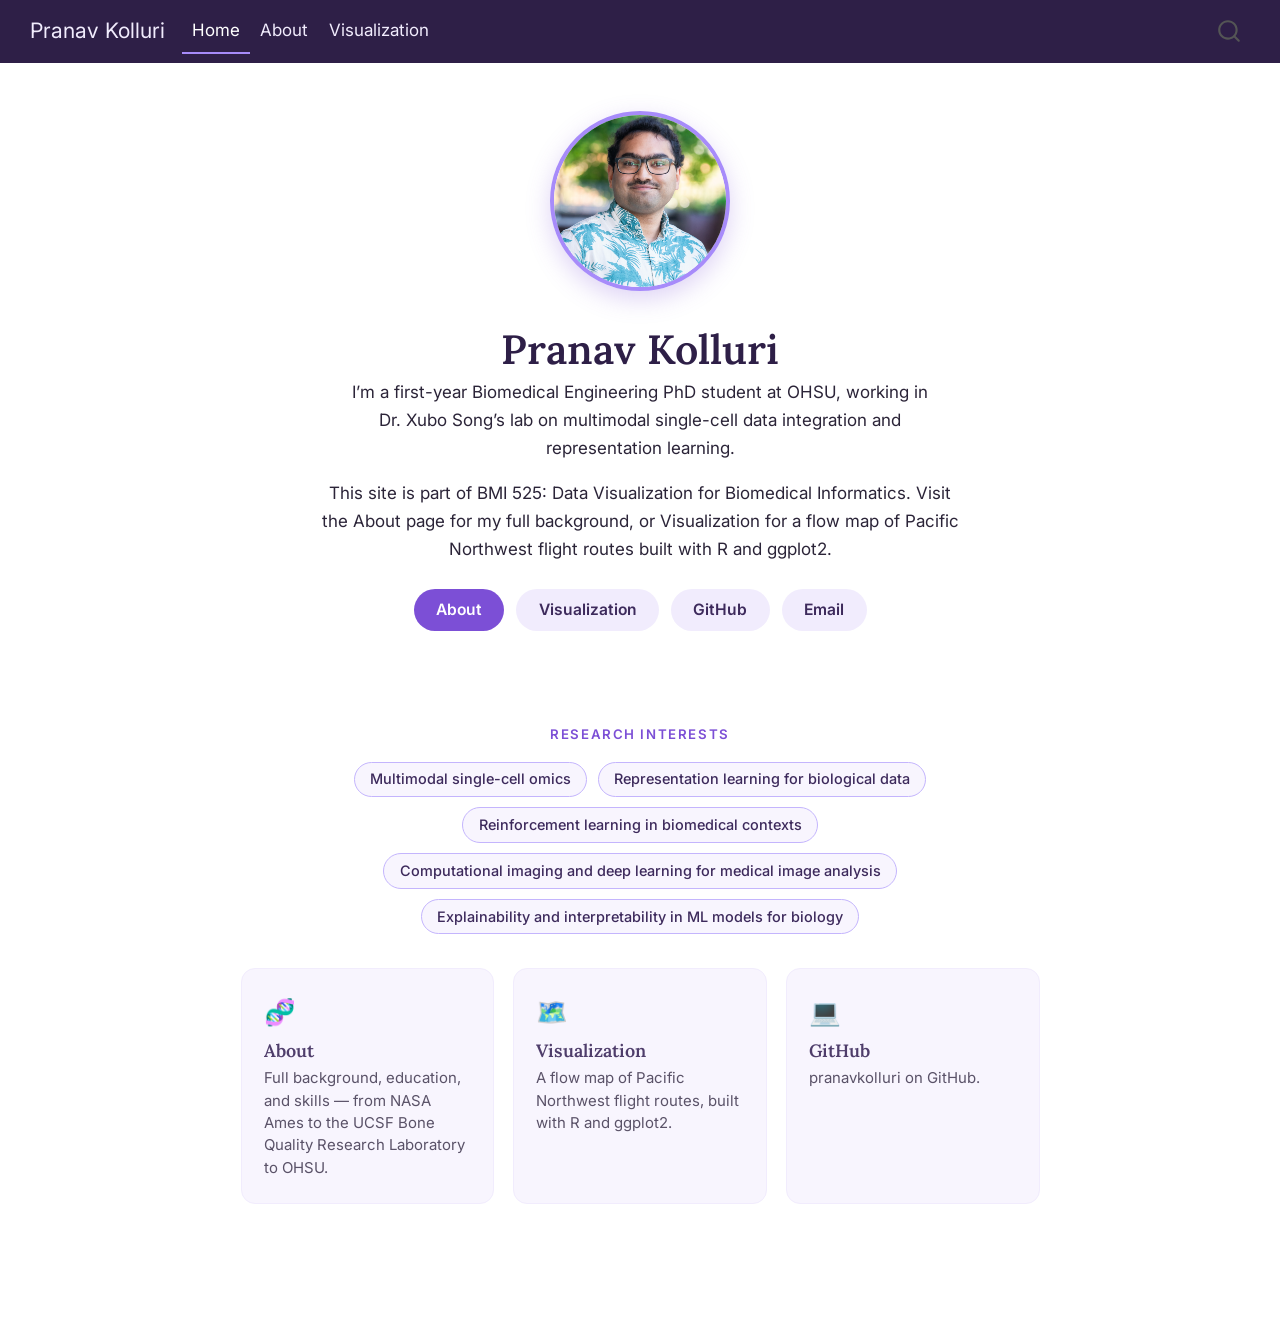
<file: docs/index.html>
<!DOCTYPE html>
<html xmlns="http://www.w3.org/1999/xhtml" lang="en" xml:lang="en"><head>

<meta charset="utf-8">
<meta name="generator" content="quarto-1.9.37">

<meta name="viewport" content="width=device-width, initial-scale=1.0, user-scalable=yes">


<title>Pranav Kolluri</title>
<style>
/* Default styles provided by pandoc.
** See https://pandoc.org/MANUAL.html#variables-for-html for config info.
*/
code{white-space: pre-wrap;}
span.smallcaps{font-variant: small-caps;}
div.columns{display: flex; gap: min(4vw, 1.5em);}
div.column{flex: auto; overflow-x: auto;}
div.hanging-indent{margin-left: 1.5em; text-indent: -1.5em;}
ul.task-list{list-style: none;}
ul.task-list li input[type="checkbox"] {
  width: 0.8em;
  margin: 0 0.8em 0.2em -1em; /* quarto-specific, see https://github.com/quarto-dev/quarto-cli/issues/4556 */ 
  vertical-align: middle;
}
</style>


<script src="site_libs/quarto-nav/quarto-nav.js"></script>
<script src="site_libs/quarto-nav/headroom.min.js"></script>
<script src="site_libs/clipboard/clipboard.min.js"></script>
<script src="site_libs/quarto-search/autocomplete.umd.js"></script>
<script src="site_libs/quarto-search/fuse.min.js"></script>
<script src="site_libs/quarto-search/quarto-search.js"></script>
<meta name="quarto:offset" content="./">
<script src="site_libs/quarto-html/quarto.js" type="module"></script>
<script src="site_libs/quarto-html/tabsets/tabsets.js" type="module"></script>
<script src="site_libs/quarto-html/popper.min.js"></script>
<script src="site_libs/quarto-html/tippy.umd.min.js"></script>
<script src="site_libs/quarto-html/anchor.min.js"></script>
<link href="site_libs/quarto-html/tippy.css" rel="stylesheet">
<link href="site_libs/quarto-html/quarto-syntax-highlighting-7f8f88aac4f3542376d5c11b86a4c14d.css" rel="stylesheet" id="quarto-text-highlighting-styles">
<script src="site_libs/bootstrap/bootstrap.min.js"></script>
<link href="site_libs/bootstrap/bootstrap-icons.css" rel="stylesheet">
<link href="site_libs/bootstrap/bootstrap-158031087360bce0ff56dc785ce39e06.min.css" rel="stylesheet" append-hash="true" id="quarto-bootstrap" data-mode="light">
<script id="quarto-search-options" type="application/json">{
  "location": "navbar",
  "copy-button": false,
  "collapse-after": 3,
  "panel-placement": "end",
  "type": "overlay",
  "limit": 50,
  "keyboard-shortcut": [
    "f",
    "/",
    "s"
  ],
  "show-item-context": false,
  "language": {
    "search-no-results-text": "No results",
    "search-matching-documents-text": "matching documents",
    "search-copy-link-title": "Copy link to search",
    "search-hide-matches-text": "Hide additional matches",
    "search-more-match-text": "more match in this document",
    "search-more-matches-text": "more matches in this document",
    "search-clear-button-title": "Clear",
    "search-text-placeholder": "",
    "search-detached-cancel-button-title": "Cancel",
    "search-submit-button-title": "Submit",
    "search-label": "Search"
  }
}</script>


<link rel="stylesheet" href="styles.css">
</head>

<body class="nav-fixed fullcontent quarto-light">

<div id="quarto-search-results"></div>
  <header id="quarto-header" class="headroom fixed-top">
    <nav class="navbar navbar-expand-lg " data-bs-theme="dark">
      <div class="navbar-container container-fluid">
      <div class="navbar-brand-container mx-auto">
    <a class="navbar-brand" href="./index.html">
    <span class="navbar-title">Pranav Kolluri</span>
    </a>
  </div>
            <div id="quarto-search" class="" title="Search"></div>
          <button class="navbar-toggler" type="button" data-bs-toggle="collapse" data-bs-target="#navbarCollapse" aria-controls="navbarCollapse" role="menu" aria-expanded="false" aria-label="Toggle navigation" onclick="if (window.quartoToggleHeadroom) { window.quartoToggleHeadroom(); }">
  <span class="navbar-toggler-icon"></span>
</button>
          <div class="collapse navbar-collapse" id="navbarCollapse">
            <ul class="navbar-nav navbar-nav-scroll me-auto">
  <li class="nav-item">
    <a class="nav-link active" href="./index.html" aria-current="page"> 
<span class="menu-text">Home</span></a>
  </li>  
  <li class="nav-item">
    <a class="nav-link" href="./about.html"> 
<span class="menu-text">About</span></a>
  </li>  
  <li class="nav-item">
    <a class="nav-link" href="./visualization.html"> 
<span class="menu-text">Visualization</span></a>
  </li>  
</ul>
          </div> <!-- /navcollapse -->
            <div class="quarto-navbar-tools">
</div>
      </div> <!-- /container-fluid -->
    </nav>
</header>
<!-- content -->
<div id="quarto-content" class="quarto-container page-columns page-rows-contents page-layout-article page-navbar">
<!-- sidebar -->
<!-- margin-sidebar -->
    
<!-- main -->
<main class="content" id="quarto-document-content">

<header id="title-block-header" class="quarto-title-block default">
<div class="quarto-title">
<h1 class="title">Pranav Kolluri</h1>
</div>



<div class="quarto-title-meta">

    
  
    
  </div>
  


</header>


<style>#title-block-header { display: none; }</style>
<div class="hero">
<img src="pjk_headshot.jpg" alt="Pranav Kolluri" class="profile-photo">
<section id="pranav-kolluri" class="level1">
<h1>Pranav Kolluri</h1>
<div class="intro">
<p>I’m a first-year Biomedical Engineering PhD student at OHSU, working in Dr.&nbsp;Xubo Song’s lab on multimodal single-cell data integration and representation learning.</p>
<p>This site is part of BMI 525: Data Visualization for Biomedical Informatics. Visit the About page for my full background, or Visualization for a flow map of Pacific Northwest flight routes built with R and ggplot2.</p>
</div>
<div class="button-row">
  <a class="btn-pill primary" href="./about.html">About</a>
  <a class="btn-pill secondary" href="./visualization.html">Visualization</a>
  <a class="btn-pill secondary" href="https://github.com/pranavkolluri" target="_blank" rel="noopener">GitHub</a>
  <a class="btn-pill secondary" href="#" data-email-user="kolluri" data-email-domain="ohsu.edu">Email</a>
</div>
</section>
</div>
<div class="section-label">
<p>Research Interests</p>
</div>
<div class="tag-row">
  <span class="tag">Multimodal single-cell omics</span>
  <span class="tag">Representation learning for biological data</span>
  <span class="tag">Reinforcement learning in biomedical contexts</span>
  <span class="tag">Computational imaging and deep learning for medical image analysis</span>
  <span class="tag">Explainability and interpretability in ML models for biology</span>
</div>
<div class="card-row">
  <a class="info-card" href="./about.html">
    <span class="card-icon">🧬</span>
    <h3 class="anchored">About</h3>
    <p>Full background, education, and skills — from NASA Ames to the UCSF Bone Quality Research Laboratory to OHSU.</p>
  </a>
  <a class="info-card" href="./visualization.html">
    <span class="card-icon">🗺️</span>
    <h3 class="anchored">Visualization</h3>
    <p>A flow map of Pacific Northwest flight routes, built with R and ggplot2.</p>
  </a>
  <a class="info-card" href="https://github.com/pranavkolluri" target="_blank" rel="noopener">
    <span class="card-icon">💻</span>
    <h3 class="anchored">GitHub</h3>
    <p>pranavkolluri on GitHub.</p>
  </a>
</div>



</main> <!-- /main -->
<script>
document.addEventListener("DOMContentLoaded", function () {
  document.querySelectorAll("[data-email-user]").forEach(function (el) {
    var address = el.getAttribute("data-email-user") + "@" + el.getAttribute("data-email-domain");
    el.setAttribute("href", "mailto:" + address);
  });
});
</script>
<script id="quarto-html-after-body" type="application/javascript">
  window.document.addEventListener("DOMContentLoaded", function (event) {
    const icon = "";
    const anchorJS = new window.AnchorJS();
    anchorJS.options = {
      placement: 'right',
      icon: icon
    };
    anchorJS.add('.anchored');
    const isCodeAnnotation = (el) => {
      for (const clz of el.classList) {
        if (clz.startsWith('code-annotation-')) {                     
          return true;
        }
      }
      return false;
    }
    const onCopySuccess = function(e) {
      // button target
      const button = e.trigger;
      // don't keep focus
      button.blur();
      // flash "checked"
      button.classList.add('code-copy-button-checked');
      var currentTitle = button.getAttribute("title");
      button.setAttribute("title", "Copied!");
      let tooltip;
      if (window.bootstrap) {
        button.setAttribute("data-bs-toggle", "tooltip");
        button.setAttribute("data-bs-placement", "left");
        button.setAttribute("data-bs-title", "Copied!");
        tooltip = new bootstrap.Tooltip(button, 
          { trigger: "manual", 
            customClass: "code-copy-button-tooltip",
            offset: [0, -8]});
        tooltip.show();    
      }
      setTimeout(function() {
        if (tooltip) {
          tooltip.hide();
          button.removeAttribute("data-bs-title");
          button.removeAttribute("data-bs-toggle");
          button.removeAttribute("data-bs-placement");
        }
        button.setAttribute("title", currentTitle);
        button.classList.remove('code-copy-button-checked');
      }, 1000);
      // clear code selection
      e.clearSelection();
    }
    const getTextToCopy = function(trigger) {
      const outerScaffold = trigger.parentElement.cloneNode(true);
      const codeEl = outerScaffold.querySelector('code');
      for (const childEl of codeEl.children) {
        if (isCodeAnnotation(childEl)) {
          childEl.remove();
        }
      }
      return codeEl.innerText;
    }
    const clipboard = new window.ClipboardJS('.code-copy-button:not([data-in-quarto-modal])', {
      text: getTextToCopy
    });
    clipboard.on('success', onCopySuccess);
    if (window.document.getElementById('quarto-embedded-source-code-modal')) {
      const clipboardModal = new window.ClipboardJS('.code-copy-button[data-in-quarto-modal]', {
        text: getTextToCopy,
        container: window.document.getElementById('quarto-embedded-source-code-modal')
      });
      clipboardModal.on('success', onCopySuccess);
    }
      var localhostRegex = new RegExp(/^(?:http|https):\/\/localhost\:?[0-9]*\//);
      var mailtoRegex = new RegExp(/^mailto:/);
        var filterRegex = new RegExp("https:\/\/pranavkolluri\.dev");
      var isInternal = (href) => {
          return filterRegex.test(href) || localhostRegex.test(href) || mailtoRegex.test(href);
      }
      // Inspect non-navigation links and adorn them if external
     var links = window.document.querySelectorAll('a[href]:not(.nav-link):not(.navbar-brand):not(.toc-action):not(.sidebar-link):not(.sidebar-item-toggle):not(.pagination-link):not(.no-external):not([aria-hidden]):not(.dropdown-item):not(.quarto-navigation-tool):not(.about-link)');
      for (var i=0; i<links.length; i++) {
        const link = links[i];
        if (!isInternal(link.href)) {
          // undo the damage that might have been done by quarto-nav.js in the case of
          // links that we want to consider external
          if (link.dataset.originalHref !== undefined) {
            link.href = link.dataset.originalHref;
          }
        }
      }
    function tippyHover(el, contentFn, onTriggerFn, onUntriggerFn) {
      const config = {
        allowHTML: true,
        maxWidth: 500,
        delay: 100,
        arrow: false,
        appendTo: function(el) {
            return el.parentElement;
        },
        interactive: true,
        interactiveBorder: 10,
        theme: 'quarto',
        placement: 'bottom-start',
      };
      if (contentFn) {
        config.content = contentFn;
      }
      if (onTriggerFn) {
        config.onTrigger = onTriggerFn;
      }
      if (onUntriggerFn) {
        config.onUntrigger = onUntriggerFn;
      }
      window.tippy(el, config); 
    }
    const noterefs = window.document.querySelectorAll('a[role="doc-noteref"]');
    for (var i=0; i<noterefs.length; i++) {
      const ref = noterefs[i];
      tippyHover(ref, function() {
        // use id or data attribute instead here
        let href = ref.getAttribute('data-footnote-href') || ref.getAttribute('href');
        try { href = new URL(href).hash; } catch {}
        const id = href.replace(/^#\/?/, "");
        const note = window.document.getElementById(id);
        if (note) {
          return note.innerHTML;
        } else {
          return "";
        }
      });
    }
    const xrefs = window.document.querySelectorAll('a.quarto-xref');
    const processXRef = (id, note) => {
      // Strip column container classes
      const stripColumnClz = (el) => {
        el.classList.remove("page-full", "page-columns");
        if (el.children) {
          for (const child of el.children) {
            stripColumnClz(child);
          }
        }
      }
      stripColumnClz(note)
      if (id === null || id.startsWith('sec-')) {
        // Special case sections, only their first couple elements
        const container = document.createElement("div");
        if (note.children && note.children.length > 2) {
          container.appendChild(note.children[0].cloneNode(true));
          for (let i = 1; i < note.children.length; i++) {
            const child = note.children[i];
            if (child.tagName === "P" && child.innerText === "") {
              continue;
            } else {
              container.appendChild(child.cloneNode(true));
              break;
            }
          }
          if (window.Quarto?.typesetMath) {
            window.Quarto.typesetMath(container);
          }
          return container.innerHTML
        } else {
          if (window.Quarto?.typesetMath) {
            window.Quarto.typesetMath(note);
          }
          return note.innerHTML;
        }
      } else {
        // Remove any anchor links if they are present
        const anchorLink = note.querySelector('a.anchorjs-link');
        if (anchorLink) {
          anchorLink.remove();
        }
        if (window.Quarto?.typesetMath) {
          window.Quarto.typesetMath(note);
        }
        if (note.classList.contains("callout")) {
          return note.outerHTML;
        } else {
          return note.innerHTML;
        }
      }
    }
    for (var i=0; i<xrefs.length; i++) {
      const xref = xrefs[i];
      tippyHover(xref, undefined, function(instance) {
        instance.disable();
        let url = xref.getAttribute('href');
        let hash = undefined; 
        if (url.startsWith('#')) {
          hash = url;
        } else {
          try { hash = new URL(url).hash; } catch {}
        }
        if (hash) {
          const id = hash.replace(/^#\/?/, "");
          const note = window.document.getElementById(id);
          if (note !== null) {
            try {
              const html = processXRef(id, note.cloneNode(true));
              instance.setContent(html);
            } finally {
              instance.enable();
              instance.show();
            }
          } else {
            // See if we can fetch this
            fetch(url.split('#')[0])
            .then(res => res.text())
            .then(html => {
              const parser = new DOMParser();
              const htmlDoc = parser.parseFromString(html, "text/html");
              const note = htmlDoc.getElementById(id);
              if (note !== null) {
                const html = processXRef(id, note);
                instance.setContent(html);
              } 
            }).finally(() => {
              instance.enable();
              instance.show();
            });
          }
        } else {
          // See if we can fetch a full url (with no hash to target)
          // This is a special case and we should probably do some content thinning / targeting
          fetch(url)
          .then(res => res.text())
          .then(html => {
            const parser = new DOMParser();
            const htmlDoc = parser.parseFromString(html, "text/html");
            const note = htmlDoc.querySelector('main.content');
            if (note !== null) {
              // This should only happen for chapter cross references
              // (since there is no id in the URL)
              // remove the first header
              if (note.children.length > 0 && note.children[0].tagName === "HEADER") {
                note.children[0].remove();
              }
              const html = processXRef(null, note);
              instance.setContent(html);
            } 
          }).finally(() => {
            instance.enable();
            instance.show();
          });
        }
      }, function(instance) {
      });
    }
        let selectedAnnoteEl;
        const selectorForAnnotation = ( cell, annotation) => {
          let cellAttr = 'data-code-cell="' + cell + '"';
          let lineAttr = 'data-code-annotation="' +  annotation + '"';
          const selector = 'span[' + cellAttr + '][' + lineAttr + ']';
          return selector;
        }
        const selectCodeLines = (annoteEl) => {
          const doc = window.document;
          const targetCell = annoteEl.getAttribute("data-target-cell");
          const targetAnnotation = annoteEl.getAttribute("data-target-annotation");
          const annoteSpan = window.document.querySelector(selectorForAnnotation(targetCell, targetAnnotation));
          const lines = annoteSpan.getAttribute("data-code-lines").split(",");
          const lineIds = lines.map((line) => {
            return targetCell + "-" + line;
          })
          let top = null;
          let height = null;
          let parent = null;
          if (lineIds.length > 0) {
              //compute the position of the single el (top and bottom and make a div)
              const el = window.document.getElementById(lineIds[0]);
              top = el.offsetTop;
              height = el.offsetHeight;
              parent = el.parentElement.parentElement;
            if (lineIds.length > 1) {
              const lastEl = window.document.getElementById(lineIds[lineIds.length - 1]);
              const bottom = lastEl.offsetTop + lastEl.offsetHeight;
              height = bottom - top;
            }
            if (top !== null && height !== null && parent !== null) {
              // cook up a div (if necessary) and position it 
              let div = window.document.getElementById("code-annotation-line-highlight");
              if (div === null) {
                div = window.document.createElement("div");
                div.setAttribute("id", "code-annotation-line-highlight");
                div.style.position = 'absolute';
                parent.appendChild(div);
              }
              div.style.top = top - 2 + "px";
              div.style.height = height + 4 + "px";
              div.style.left = 0;
              let gutterDiv = window.document.getElementById("code-annotation-line-highlight-gutter");
              if (gutterDiv === null) {
                gutterDiv = window.document.createElement("div");
                gutterDiv.setAttribute("id", "code-annotation-line-highlight-gutter");
                gutterDiv.style.position = 'absolute';
                const codeCell = window.document.getElementById(targetCell);
                const gutter = codeCell.querySelector('.code-annotation-gutter');
                gutter.appendChild(gutterDiv);
              }
              gutterDiv.style.top = top - 2 + "px";
              gutterDiv.style.height = height + 4 + "px";
            }
            selectedAnnoteEl = annoteEl;
          }
        };
        const unselectCodeLines = () => {
          const elementsIds = ["code-annotation-line-highlight", "code-annotation-line-highlight-gutter"];
          elementsIds.forEach((elId) => {
            const div = window.document.getElementById(elId);
            if (div) {
              div.remove();
            }
          });
          selectedAnnoteEl = undefined;
        };
          // Handle positioning of the toggle
      window.addEventListener(
        "resize",
        throttle(() => {
          elRect = undefined;
          if (selectedAnnoteEl) {
            selectCodeLines(selectedAnnoteEl);
          }
        }, 10)
      );
      function throttle(fn, ms) {
      let throttle = false;
      let timer;
        return (...args) => {
          if(!throttle) { // first call gets through
              fn.apply(this, args);
              throttle = true;
          } else { // all the others get throttled
              if(timer) clearTimeout(timer); // cancel #2
              timer = setTimeout(() => {
                fn.apply(this, args);
                timer = throttle = false;
              }, ms);
          }
        };
      }
        // Attach click handler to the DT
        const annoteDls = window.document.querySelectorAll('dt[data-target-cell]');
        for (const annoteDlNode of annoteDls) {
          annoteDlNode.addEventListener('click', (event) => {
            const clickedEl = event.target;
            if (clickedEl !== selectedAnnoteEl) {
              unselectCodeLines();
              const activeEl = window.document.querySelector('dt[data-target-cell].code-annotation-active');
              if (activeEl) {
                activeEl.classList.remove('code-annotation-active');
              }
              selectCodeLines(clickedEl);
              clickedEl.classList.add('code-annotation-active');
            } else {
              // Unselect the line
              unselectCodeLines();
              clickedEl.classList.remove('code-annotation-active');
            }
          });
        }
    const findCites = (el) => {
      const parentEl = el.parentElement;
      if (parentEl) {
        const cites = parentEl.dataset.cites;
        if (cites) {
          return {
            el,
            cites: cites.split(' ')
          };
        } else {
          return findCites(el.parentElement)
        }
      } else {
        return undefined;
      }
    };
    var bibliorefs = window.document.querySelectorAll('a[role="doc-biblioref"]');
    for (var i=0; i<bibliorefs.length; i++) {
      const ref = bibliorefs[i];
      const citeInfo = findCites(ref);
      if (citeInfo) {
        tippyHover(citeInfo.el, function() {
          var popup = window.document.createElement('div');
          citeInfo.cites.forEach(function(cite) {
            var citeDiv = window.document.createElement('div');
            citeDiv.classList.add('hanging-indent');
            citeDiv.classList.add('csl-entry');
            var biblioDiv = window.document.getElementById('ref-' + cite);
            if (biblioDiv) {
              citeDiv.innerHTML = biblioDiv.innerHTML;
            }
            popup.appendChild(citeDiv);
          });
          return popup.innerHTML;
        });
      }
    }
  });
  </script>
</div> <!-- /content -->




</body></html>
</file>
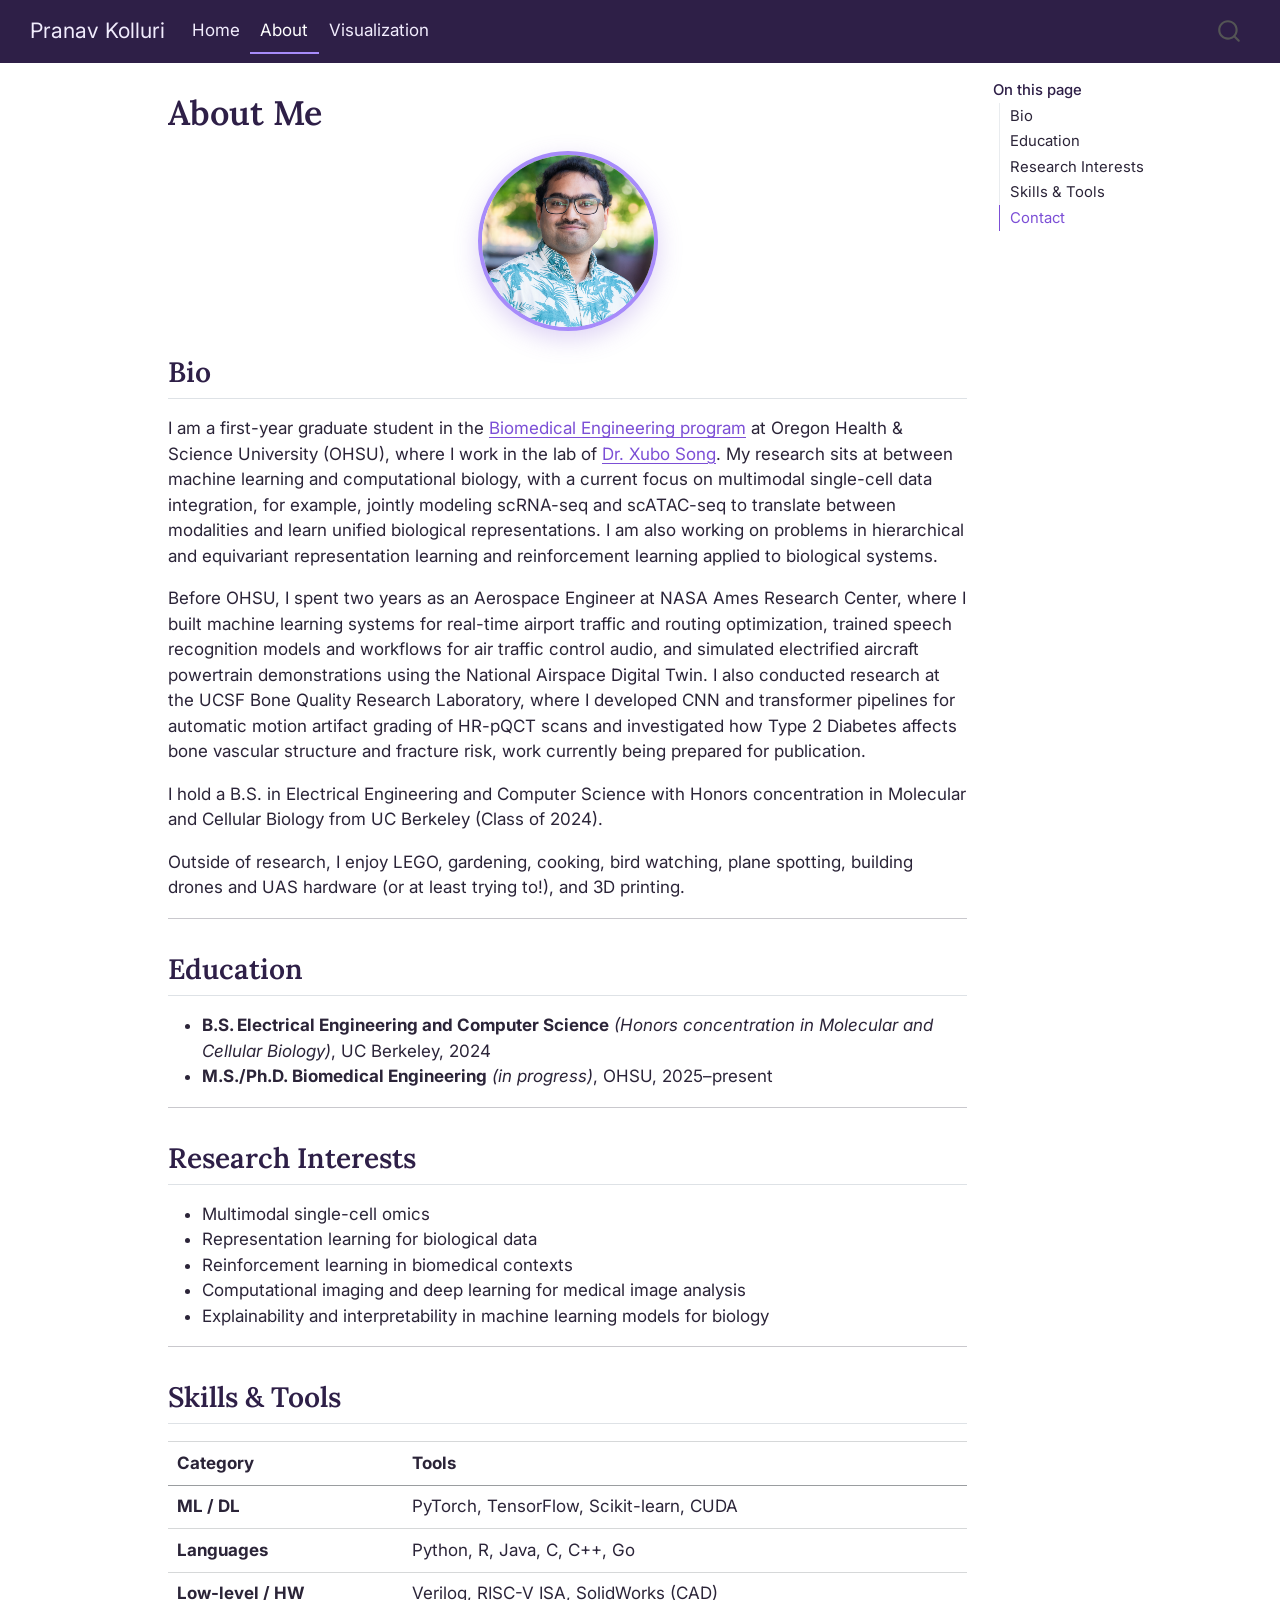
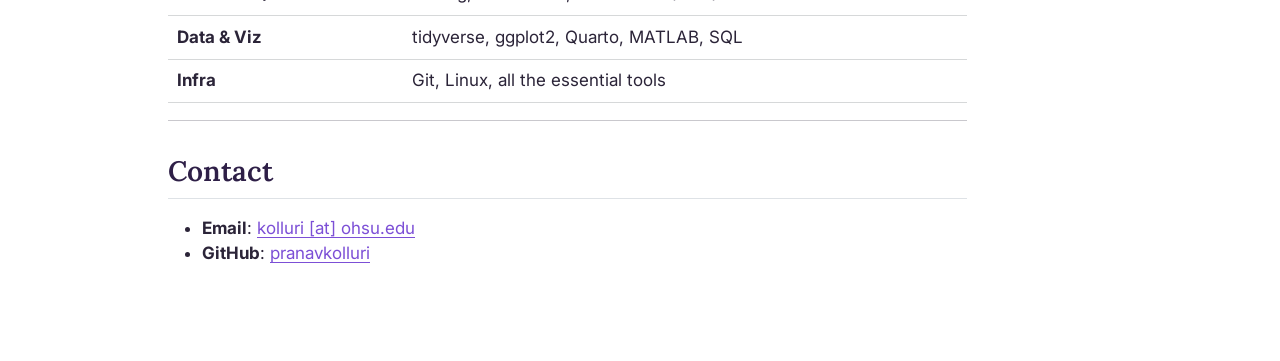
<file: docs/about.html>
<!DOCTYPE html>
<html xmlns="http://www.w3.org/1999/xhtml" lang="en" xml:lang="en"><head>

<meta charset="utf-8">
<meta name="generator" content="quarto-1.9.37">

<meta name="viewport" content="width=device-width, initial-scale=1.0, user-scalable=yes">


<title>About Me – Pranav Kolluri</title>
<style>
/* Default styles provided by pandoc.
** See https://pandoc.org/MANUAL.html#variables-for-html for config info.
*/
code{white-space: pre-wrap;}
span.smallcaps{font-variant: small-caps;}
div.columns{display: flex; gap: min(4vw, 1.5em);}
div.column{flex: auto; overflow-x: auto;}
div.hanging-indent{margin-left: 1.5em; text-indent: -1.5em;}
ul.task-list{list-style: none;}
ul.task-list li input[type="checkbox"] {
  width: 0.8em;
  margin: 0 0.8em 0.2em -1em; /* quarto-specific, see https://github.com/quarto-dev/quarto-cli/issues/4556 */ 
  vertical-align: middle;
}
</style>


<script src="site_libs/quarto-nav/quarto-nav.js"></script>
<script src="site_libs/quarto-nav/headroom.min.js"></script>
<script src="site_libs/clipboard/clipboard.min.js"></script>
<script src="site_libs/quarto-search/autocomplete.umd.js"></script>
<script src="site_libs/quarto-search/fuse.min.js"></script>
<script src="site_libs/quarto-search/quarto-search.js"></script>
<meta name="quarto:offset" content="./">
<script src="site_libs/quarto-html/quarto.js" type="module"></script>
<script src="site_libs/quarto-html/tabsets/tabsets.js" type="module"></script>
<script src="site_libs/quarto-html/popper.min.js"></script>
<script src="site_libs/quarto-html/tippy.umd.min.js"></script>
<script src="site_libs/quarto-html/anchor.min.js"></script>
<link href="site_libs/quarto-html/tippy.css" rel="stylesheet">
<link href="site_libs/quarto-html/quarto-syntax-highlighting-7f8f88aac4f3542376d5c11b86a4c14d.css" rel="stylesheet" id="quarto-text-highlighting-styles">
<script src="site_libs/bootstrap/bootstrap.min.js"></script>
<link href="site_libs/bootstrap/bootstrap-icons.css" rel="stylesheet">
<link href="site_libs/bootstrap/bootstrap-158031087360bce0ff56dc785ce39e06.min.css" rel="stylesheet" append-hash="true" id="quarto-bootstrap" data-mode="light">
<script id="quarto-search-options" type="application/json">{
  "location": "navbar",
  "copy-button": false,
  "collapse-after": 3,
  "panel-placement": "end",
  "type": "overlay",
  "limit": 50,
  "keyboard-shortcut": [
    "f",
    "/",
    "s"
  ],
  "show-item-context": false,
  "language": {
    "search-no-results-text": "No results",
    "search-matching-documents-text": "matching documents",
    "search-copy-link-title": "Copy link to search",
    "search-hide-matches-text": "Hide additional matches",
    "search-more-match-text": "more match in this document",
    "search-more-matches-text": "more matches in this document",
    "search-clear-button-title": "Clear",
    "search-text-placeholder": "",
    "search-detached-cancel-button-title": "Cancel",
    "search-submit-button-title": "Submit",
    "search-label": "Search"
  }
}</script>


<link rel="stylesheet" href="styles.css">
</head>

<body class="nav-fixed quarto-light">

<div id="quarto-search-results"></div>
  <header id="quarto-header" class="headroom fixed-top">
    <nav class="navbar navbar-expand-lg " data-bs-theme="dark">
      <div class="navbar-container container-fluid">
      <div class="navbar-brand-container mx-auto">
    <a class="navbar-brand" href="./index.html">
    <span class="navbar-title">Pranav Kolluri</span>
    </a>
  </div>
            <div id="quarto-search" class="" title="Search"></div>
          <button class="navbar-toggler" type="button" data-bs-toggle="collapse" data-bs-target="#navbarCollapse" aria-controls="navbarCollapse" role="menu" aria-expanded="false" aria-label="Toggle navigation" onclick="if (window.quartoToggleHeadroom) { window.quartoToggleHeadroom(); }">
  <span class="navbar-toggler-icon"></span>
</button>
          <div class="collapse navbar-collapse" id="navbarCollapse">
            <ul class="navbar-nav navbar-nav-scroll me-auto">
  <li class="nav-item">
    <a class="nav-link" href="./index.html"> 
<span class="menu-text">Home</span></a>
  </li>  
  <li class="nav-item">
    <a class="nav-link active" href="./about.html" aria-current="page"> 
<span class="menu-text">About</span></a>
  </li>  
  <li class="nav-item">
    <a class="nav-link" href="./visualization.html"> 
<span class="menu-text">Visualization</span></a>
  </li>  
</ul>
          </div> <!-- /navcollapse -->
            <div class="quarto-navbar-tools">
</div>
      </div> <!-- /container-fluid -->
    </nav>
</header>
<!-- content -->
<div id="quarto-content" class="quarto-container page-columns page-rows-contents page-layout-article page-navbar">
<!-- sidebar -->
<!-- margin-sidebar -->
    <div id="quarto-margin-sidebar" class="sidebar margin-sidebar">
        <nav id="TOC" role="doc-toc" class="toc-active">
    <h2 id="toc-title">On this page</h2>
   
  <ul>
  <li><a href="#bio" id="toc-bio" class="nav-link active" data-scroll-target="#bio">Bio</a></li>
  <li><a href="#education" id="toc-education" class="nav-link" data-scroll-target="#education">Education</a></li>
  <li><a href="#research-interests" id="toc-research-interests" class="nav-link" data-scroll-target="#research-interests">Research Interests</a></li>
  <li><a href="#skills-tools" id="toc-skills-tools" class="nav-link" data-scroll-target="#skills-tools">Skills &amp; Tools</a></li>
  <li><a href="#contact" id="toc-contact" class="nav-link" data-scroll-target="#contact">Contact</a></li>
  </ul>
</nav>
    </div>
<!-- main -->
<main class="content" id="quarto-document-content">

<header id="title-block-header" class="quarto-title-block default">
<div class="quarto-title">
<h1 class="title">About Me</h1>
</div>



<div class="quarto-title-meta">

    
  
    
  </div>
  


</header>


<img src="pjk_headshot.jpg" alt="Pranav Kolluri" class="profile-photo">
<section id="bio" class="level2">
<h2 class="anchored" data-anchor-id="bio">Bio</h2>
<p>I am a first-year graduate student in the <a href="https://www.ohsu.edu/school-of-medicine/biomedical-engineering">Biomedical Engineering program</a> at Oregon Health &amp; Science University (OHSU), where I work in the lab of <a href="https://www.ohsu.edu/people/xubo-song-phd">Dr.&nbsp;Xubo Song</a>. My research sits at between machine learning and computational biology, with a current focus on multimodal single-cell data integration, for example, jointly modeling scRNA-seq and scATAC-seq to translate between modalities and learn unified biological representations. I am also working on problems in hierarchical and equivariant representation learning and reinforcement learning applied to biological systems.</p>
<p>Before OHSU, I spent two years as an Aerospace Engineer at NASA Ames Research Center, where I built machine learning systems for real-time airport traffic and routing optimization, trained speech recognition models and workflows for air traffic control audio, and simulated electrified aircraft powertrain demonstrations using the National Airspace Digital Twin. I also conducted research at the UCSF Bone Quality Research Laboratory, where I developed CNN and transformer pipelines for automatic motion artifact grading of HR-pQCT scans and investigated how Type 2 Diabetes affects bone vascular structure and fracture risk, work currently being prepared for publication.</p>
<p>I hold a B.S. in Electrical Engineering and Computer Science with Honors concentration in Molecular and Cellular Biology from UC Berkeley (Class of 2024).</p>
<p>Outside of research, I enjoy LEGO, gardening, cooking, bird watching, plane spotting, building drones and UAS hardware (or at least trying to!), and 3D printing.</p>
<hr>
</section>
<section id="education" class="level2">
<h2 class="anchored" data-anchor-id="education">Education</h2>
<ul>
<li><strong>B.S. Electrical Engineering and Computer Science</strong> <em>(Honors concentration in Molecular and Cellular Biology)</em>, UC Berkeley, 2024</li>
<li><strong>M.S./Ph.D.&nbsp;Biomedical Engineering</strong> <em>(in progress)</em>, OHSU, 2025–present</li>
</ul>
<hr>
</section>
<section id="research-interests" class="level2">
<h2 class="anchored" data-anchor-id="research-interests">Research Interests</h2>
<ul>
<li>Multimodal single-cell omics</li>
<li>Representation learning for biological data</li>
<li>Reinforcement learning in biomedical contexts</li>
<li>Computational imaging and deep learning for medical image analysis</li>
<li>Explainability and interpretability in machine learning models for biology</li>
</ul>
<hr>
</section>
<section id="skills-tools" class="level2">
<h2 class="anchored" data-anchor-id="skills-tools">Skills &amp; Tools</h2>
<table class="caption-top table">
<thead>
<tr class="header">
<th>Category</th>
<th>Tools</th>
</tr>
</thead>
<tbody>
<tr class="odd">
<td><strong>ML / DL</strong></td>
<td>PyTorch, TensorFlow, Scikit-learn, CUDA</td>
</tr>
<tr class="even">
<td><strong>Languages</strong></td>
<td>Python, R, Java, C, C++, Go</td>
</tr>
<tr class="odd">
<td><strong>Low-level / HW</strong></td>
<td>Verilog, RISC-V ISA, SolidWorks (CAD)</td>
</tr>
<tr class="even">
<td><strong>Data &amp; Viz</strong></td>
<td>tidyverse, ggplot2, Quarto, MATLAB, SQL</td>
</tr>
<tr class="odd">
<td><strong>Infra</strong></td>
<td>Git, Linux, all the essential tools</td>
</tr>
</tbody>
</table>
<hr>
</section>
<section id="contact" class="level2">
<h2 class="anchored" data-anchor-id="contact">Contact</h2>
<ul>
<li><strong>Email</strong>: <a href="#" data-email-user="kolluri" data-email-domain="ohsu.edu">kolluri [at] ohsu.edu</a></li>
<li><strong>GitHub</strong>: <a href="https://github.com/pranavkolluri">pranavkolluri</a></li>
</ul>


</section>

</main> <!-- /main -->
<script>
document.addEventListener("DOMContentLoaded", function () {
  document.querySelectorAll("[data-email-user]").forEach(function (el) {
    var address = el.getAttribute("data-email-user") + "@" + el.getAttribute("data-email-domain");
    el.setAttribute("href", "mailto:" + address);
  });
});
</script>
<script id="quarto-html-after-body" type="application/javascript">
  window.document.addEventListener("DOMContentLoaded", function (event) {
    const icon = "";
    const anchorJS = new window.AnchorJS();
    anchorJS.options = {
      placement: 'right',
      icon: icon
    };
    anchorJS.add('.anchored');
    const isCodeAnnotation = (el) => {
      for (const clz of el.classList) {
        if (clz.startsWith('code-annotation-')) {                     
          return true;
        }
      }
      return false;
    }
    const onCopySuccess = function(e) {
      // button target
      const button = e.trigger;
      // don't keep focus
      button.blur();
      // flash "checked"
      button.classList.add('code-copy-button-checked');
      var currentTitle = button.getAttribute("title");
      button.setAttribute("title", "Copied!");
      let tooltip;
      if (window.bootstrap) {
        button.setAttribute("data-bs-toggle", "tooltip");
        button.setAttribute("data-bs-placement", "left");
        button.setAttribute("data-bs-title", "Copied!");
        tooltip = new bootstrap.Tooltip(button, 
          { trigger: "manual", 
            customClass: "code-copy-button-tooltip",
            offset: [0, -8]});
        tooltip.show();    
      }
      setTimeout(function() {
        if (tooltip) {
          tooltip.hide();
          button.removeAttribute("data-bs-title");
          button.removeAttribute("data-bs-toggle");
          button.removeAttribute("data-bs-placement");
        }
        button.setAttribute("title", currentTitle);
        button.classList.remove('code-copy-button-checked');
      }, 1000);
      // clear code selection
      e.clearSelection();
    }
    const getTextToCopy = function(trigger) {
      const outerScaffold = trigger.parentElement.cloneNode(true);
      const codeEl = outerScaffold.querySelector('code');
      for (const childEl of codeEl.children) {
        if (isCodeAnnotation(childEl)) {
          childEl.remove();
        }
      }
      return codeEl.innerText;
    }
    const clipboard = new window.ClipboardJS('.code-copy-button:not([data-in-quarto-modal])', {
      text: getTextToCopy
    });
    clipboard.on('success', onCopySuccess);
    if (window.document.getElementById('quarto-embedded-source-code-modal')) {
      const clipboardModal = new window.ClipboardJS('.code-copy-button[data-in-quarto-modal]', {
        text: getTextToCopy,
        container: window.document.getElementById('quarto-embedded-source-code-modal')
      });
      clipboardModal.on('success', onCopySuccess);
    }
      var localhostRegex = new RegExp(/^(?:http|https):\/\/localhost\:?[0-9]*\//);
      var mailtoRegex = new RegExp(/^mailto:/);
        var filterRegex = new RegExp("https:\/\/pranavkolluri\.dev");
      var isInternal = (href) => {
          return filterRegex.test(href) || localhostRegex.test(href) || mailtoRegex.test(href);
      }
      // Inspect non-navigation links and adorn them if external
     var links = window.document.querySelectorAll('a[href]:not(.nav-link):not(.navbar-brand):not(.toc-action):not(.sidebar-link):not(.sidebar-item-toggle):not(.pagination-link):not(.no-external):not([aria-hidden]):not(.dropdown-item):not(.quarto-navigation-tool):not(.about-link)');
      for (var i=0; i<links.length; i++) {
        const link = links[i];
        if (!isInternal(link.href)) {
          // undo the damage that might have been done by quarto-nav.js in the case of
          // links that we want to consider external
          if (link.dataset.originalHref !== undefined) {
            link.href = link.dataset.originalHref;
          }
        }
      }
    function tippyHover(el, contentFn, onTriggerFn, onUntriggerFn) {
      const config = {
        allowHTML: true,
        maxWidth: 500,
        delay: 100,
        arrow: false,
        appendTo: function(el) {
            return el.parentElement;
        },
        interactive: true,
        interactiveBorder: 10,
        theme: 'quarto',
        placement: 'bottom-start',
      };
      if (contentFn) {
        config.content = contentFn;
      }
      if (onTriggerFn) {
        config.onTrigger = onTriggerFn;
      }
      if (onUntriggerFn) {
        config.onUntrigger = onUntriggerFn;
      }
      window.tippy(el, config); 
    }
    const noterefs = window.document.querySelectorAll('a[role="doc-noteref"]');
    for (var i=0; i<noterefs.length; i++) {
      const ref = noterefs[i];
      tippyHover(ref, function() {
        // use id or data attribute instead here
        let href = ref.getAttribute('data-footnote-href') || ref.getAttribute('href');
        try { href = new URL(href).hash; } catch {}
        const id = href.replace(/^#\/?/, "");
        const note = window.document.getElementById(id);
        if (note) {
          return note.innerHTML;
        } else {
          return "";
        }
      });
    }
    const xrefs = window.document.querySelectorAll('a.quarto-xref');
    const processXRef = (id, note) => {
      // Strip column container classes
      const stripColumnClz = (el) => {
        el.classList.remove("page-full", "page-columns");
        if (el.children) {
          for (const child of el.children) {
            stripColumnClz(child);
          }
        }
      }
      stripColumnClz(note)
      if (id === null || id.startsWith('sec-')) {
        // Special case sections, only their first couple elements
        const container = document.createElement("div");
        if (note.children && note.children.length > 2) {
          container.appendChild(note.children[0].cloneNode(true));
          for (let i = 1; i < note.children.length; i++) {
            const child = note.children[i];
            if (child.tagName === "P" && child.innerText === "") {
              continue;
            } else {
              container.appendChild(child.cloneNode(true));
              break;
            }
          }
          if (window.Quarto?.typesetMath) {
            window.Quarto.typesetMath(container);
          }
          return container.innerHTML
        } else {
          if (window.Quarto?.typesetMath) {
            window.Quarto.typesetMath(note);
          }
          return note.innerHTML;
        }
      } else {
        // Remove any anchor links if they are present
        const anchorLink = note.querySelector('a.anchorjs-link');
        if (anchorLink) {
          anchorLink.remove();
        }
        if (window.Quarto?.typesetMath) {
          window.Quarto.typesetMath(note);
        }
        if (note.classList.contains("callout")) {
          return note.outerHTML;
        } else {
          return note.innerHTML;
        }
      }
    }
    for (var i=0; i<xrefs.length; i++) {
      const xref = xrefs[i];
      tippyHover(xref, undefined, function(instance) {
        instance.disable();
        let url = xref.getAttribute('href');
        let hash = undefined; 
        if (url.startsWith('#')) {
          hash = url;
        } else {
          try { hash = new URL(url).hash; } catch {}
        }
        if (hash) {
          const id = hash.replace(/^#\/?/, "");
          const note = window.document.getElementById(id);
          if (note !== null) {
            try {
              const html = processXRef(id, note.cloneNode(true));
              instance.setContent(html);
            } finally {
              instance.enable();
              instance.show();
            }
          } else {
            // See if we can fetch this
            fetch(url.split('#')[0])
            .then(res => res.text())
            .then(html => {
              const parser = new DOMParser();
              const htmlDoc = parser.parseFromString(html, "text/html");
              const note = htmlDoc.getElementById(id);
              if (note !== null) {
                const html = processXRef(id, note);
                instance.setContent(html);
              } 
            }).finally(() => {
              instance.enable();
              instance.show();
            });
          }
        } else {
          // See if we can fetch a full url (with no hash to target)
          // This is a special case and we should probably do some content thinning / targeting
          fetch(url)
          .then(res => res.text())
          .then(html => {
            const parser = new DOMParser();
            const htmlDoc = parser.parseFromString(html, "text/html");
            const note = htmlDoc.querySelector('main.content');
            if (note !== null) {
              // This should only happen for chapter cross references
              // (since there is no id in the URL)
              // remove the first header
              if (note.children.length > 0 && note.children[0].tagName === "HEADER") {
                note.children[0].remove();
              }
              const html = processXRef(null, note);
              instance.setContent(html);
            } 
          }).finally(() => {
            instance.enable();
            instance.show();
          });
        }
      }, function(instance) {
      });
    }
        let selectedAnnoteEl;
        const selectorForAnnotation = ( cell, annotation) => {
          let cellAttr = 'data-code-cell="' + cell + '"';
          let lineAttr = 'data-code-annotation="' +  annotation + '"';
          const selector = 'span[' + cellAttr + '][' + lineAttr + ']';
          return selector;
        }
        const selectCodeLines = (annoteEl) => {
          const doc = window.document;
          const targetCell = annoteEl.getAttribute("data-target-cell");
          const targetAnnotation = annoteEl.getAttribute("data-target-annotation");
          const annoteSpan = window.document.querySelector(selectorForAnnotation(targetCell, targetAnnotation));
          const lines = annoteSpan.getAttribute("data-code-lines").split(",");
          const lineIds = lines.map((line) => {
            return targetCell + "-" + line;
          })
          let top = null;
          let height = null;
          let parent = null;
          if (lineIds.length > 0) {
              //compute the position of the single el (top and bottom and make a div)
              const el = window.document.getElementById(lineIds[0]);
              top = el.offsetTop;
              height = el.offsetHeight;
              parent = el.parentElement.parentElement;
            if (lineIds.length > 1) {
              const lastEl = window.document.getElementById(lineIds[lineIds.length - 1]);
              const bottom = lastEl.offsetTop + lastEl.offsetHeight;
              height = bottom - top;
            }
            if (top !== null && height !== null && parent !== null) {
              // cook up a div (if necessary) and position it 
              let div = window.document.getElementById("code-annotation-line-highlight");
              if (div === null) {
                div = window.document.createElement("div");
                div.setAttribute("id", "code-annotation-line-highlight");
                div.style.position = 'absolute';
                parent.appendChild(div);
              }
              div.style.top = top - 2 + "px";
              div.style.height = height + 4 + "px";
              div.style.left = 0;
              let gutterDiv = window.document.getElementById("code-annotation-line-highlight-gutter");
              if (gutterDiv === null) {
                gutterDiv = window.document.createElement("div");
                gutterDiv.setAttribute("id", "code-annotation-line-highlight-gutter");
                gutterDiv.style.position = 'absolute';
                const codeCell = window.document.getElementById(targetCell);
                const gutter = codeCell.querySelector('.code-annotation-gutter');
                gutter.appendChild(gutterDiv);
              }
              gutterDiv.style.top = top - 2 + "px";
              gutterDiv.style.height = height + 4 + "px";
            }
            selectedAnnoteEl = annoteEl;
          }
        };
        const unselectCodeLines = () => {
          const elementsIds = ["code-annotation-line-highlight", "code-annotation-line-highlight-gutter"];
          elementsIds.forEach((elId) => {
            const div = window.document.getElementById(elId);
            if (div) {
              div.remove();
            }
          });
          selectedAnnoteEl = undefined;
        };
          // Handle positioning of the toggle
      window.addEventListener(
        "resize",
        throttle(() => {
          elRect = undefined;
          if (selectedAnnoteEl) {
            selectCodeLines(selectedAnnoteEl);
          }
        }, 10)
      );
      function throttle(fn, ms) {
      let throttle = false;
      let timer;
        return (...args) => {
          if(!throttle) { // first call gets through
              fn.apply(this, args);
              throttle = true;
          } else { // all the others get throttled
              if(timer) clearTimeout(timer); // cancel #2
              timer = setTimeout(() => {
                fn.apply(this, args);
                timer = throttle = false;
              }, ms);
          }
        };
      }
        // Attach click handler to the DT
        const annoteDls = window.document.querySelectorAll('dt[data-target-cell]');
        for (const annoteDlNode of annoteDls) {
          annoteDlNode.addEventListener('click', (event) => {
            const clickedEl = event.target;
            if (clickedEl !== selectedAnnoteEl) {
              unselectCodeLines();
              const activeEl = window.document.querySelector('dt[data-target-cell].code-annotation-active');
              if (activeEl) {
                activeEl.classList.remove('code-annotation-active');
              }
              selectCodeLines(clickedEl);
              clickedEl.classList.add('code-annotation-active');
            } else {
              // Unselect the line
              unselectCodeLines();
              clickedEl.classList.remove('code-annotation-active');
            }
          });
        }
    const findCites = (el) => {
      const parentEl = el.parentElement;
      if (parentEl) {
        const cites = parentEl.dataset.cites;
        if (cites) {
          return {
            el,
            cites: cites.split(' ')
          };
        } else {
          return findCites(el.parentElement)
        }
      } else {
        return undefined;
      }
    };
    var bibliorefs = window.document.querySelectorAll('a[role="doc-biblioref"]');
    for (var i=0; i<bibliorefs.length; i++) {
      const ref = bibliorefs[i];
      const citeInfo = findCites(ref);
      if (citeInfo) {
        tippyHover(citeInfo.el, function() {
          var popup = window.document.createElement('div');
          citeInfo.cites.forEach(function(cite) {
            var citeDiv = window.document.createElement('div');
            citeDiv.classList.add('hanging-indent');
            citeDiv.classList.add('csl-entry');
            var biblioDiv = window.document.getElementById('ref-' + cite);
            if (biblioDiv) {
              citeDiv.innerHTML = biblioDiv.innerHTML;
            }
            popup.appendChild(citeDiv);
          });
          return popup.innerHTML;
        });
      }
    }
  });
  </script>
</div> <!-- /content -->




</body></html>
</file>
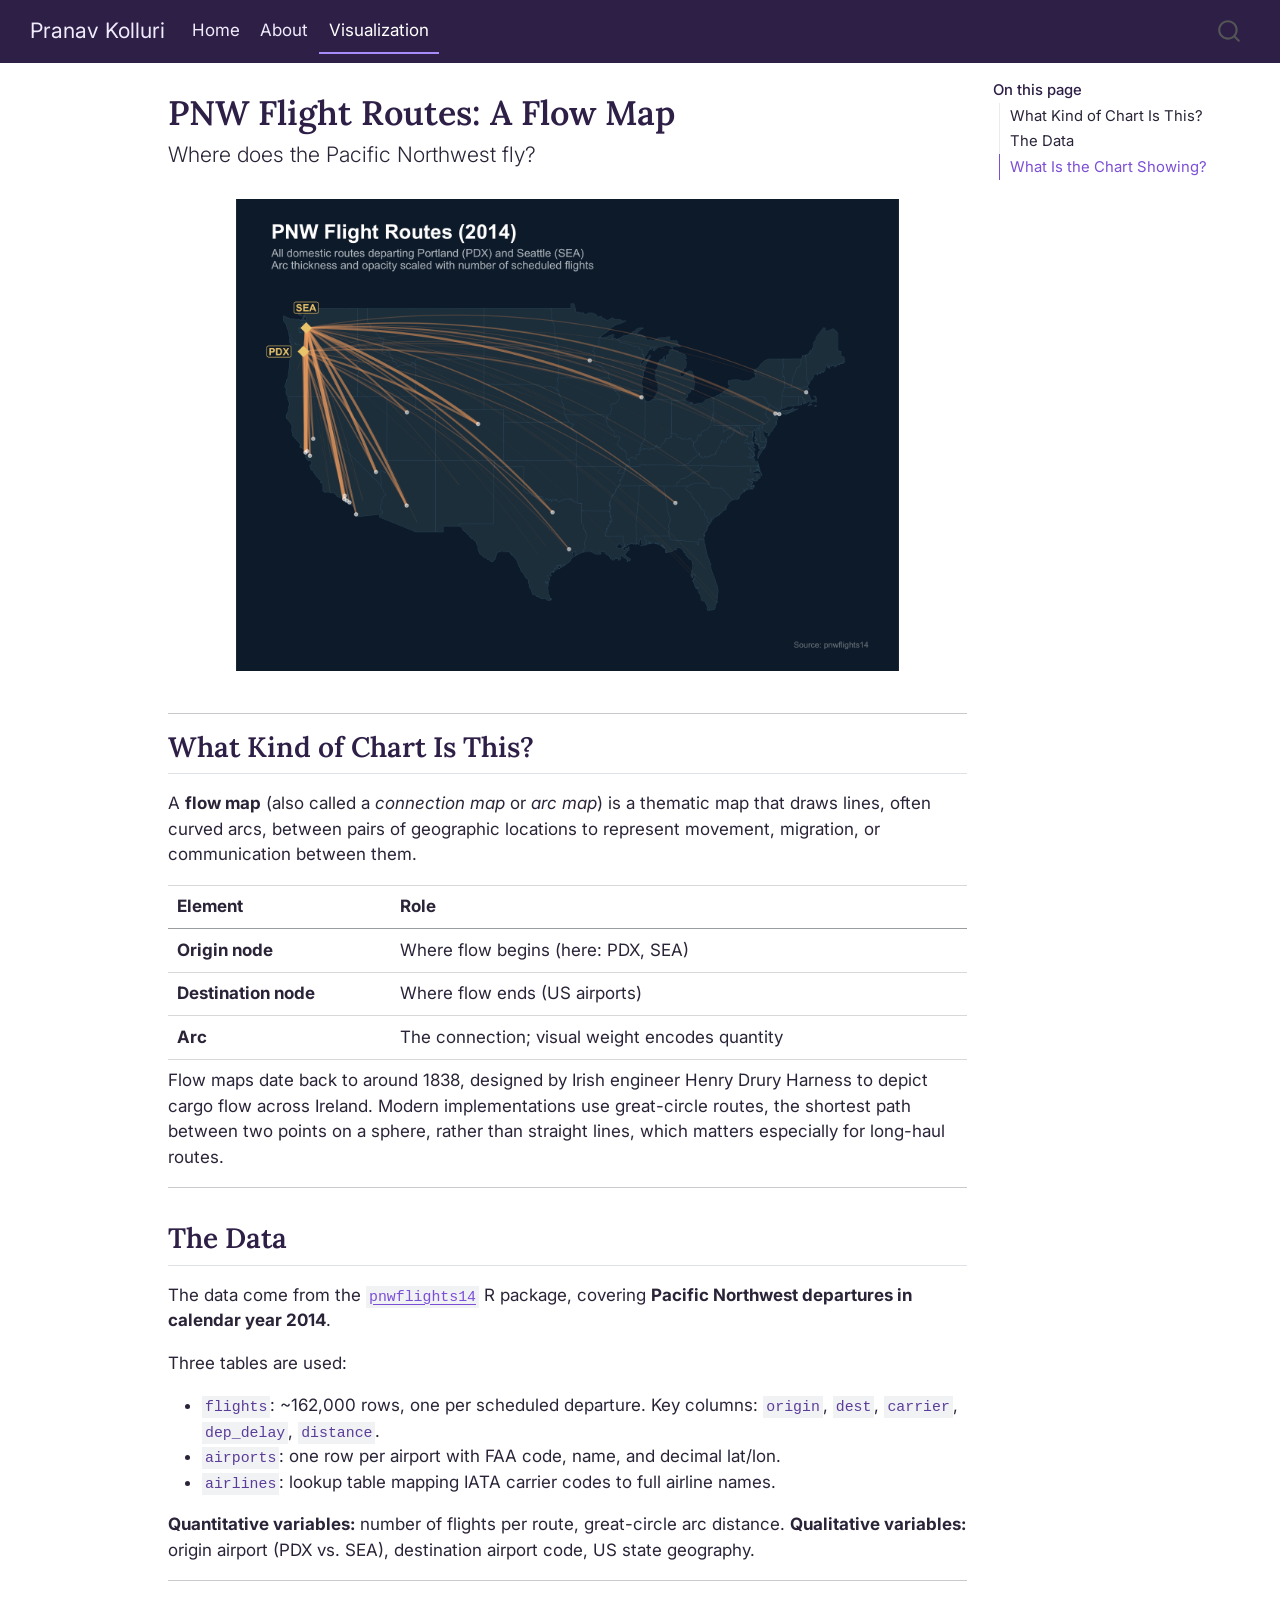
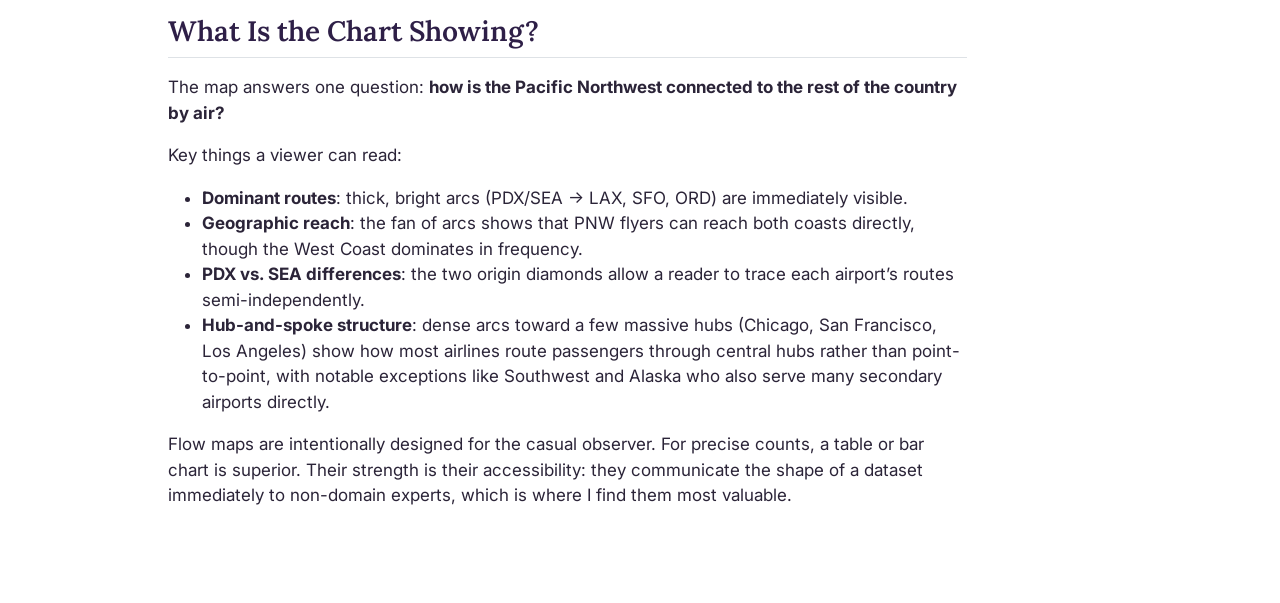
<file: docs/visualization.html>
<!DOCTYPE html>
<html xmlns="http://www.w3.org/1999/xhtml" lang="en" xml:lang="en"><head>

<meta charset="utf-8">
<meta name="generator" content="quarto-1.9.37">

<meta name="viewport" content="width=device-width, initial-scale=1.0, user-scalable=yes">


<title>PNW Flight Routes: A Flow Map – Pranav Kolluri</title>
<style>
/* Default styles provided by pandoc.
** See https://pandoc.org/MANUAL.html#variables-for-html for config info.
*/
code{white-space: pre-wrap;}
span.smallcaps{font-variant: small-caps;}
div.columns{display: flex; gap: min(4vw, 1.5em);}
div.column{flex: auto; overflow-x: auto;}
div.hanging-indent{margin-left: 1.5em; text-indent: -1.5em;}
ul.task-list{list-style: none;}
ul.task-list li input[type="checkbox"] {
  width: 0.8em;
  margin: 0 0.8em 0.2em -1em; /* quarto-specific, see https://github.com/quarto-dev/quarto-cli/issues/4556 */ 
  vertical-align: middle;
}
</style>


<script src="site_libs/quarto-nav/quarto-nav.js"></script>
<script src="site_libs/quarto-nav/headroom.min.js"></script>
<script src="site_libs/clipboard/clipboard.min.js"></script>
<script src="site_libs/quarto-search/autocomplete.umd.js"></script>
<script src="site_libs/quarto-search/fuse.min.js"></script>
<script src="site_libs/quarto-search/quarto-search.js"></script>
<meta name="quarto:offset" content="./">
<script src="site_libs/quarto-html/quarto.js" type="module"></script>
<script src="site_libs/quarto-html/tabsets/tabsets.js" type="module"></script>
<script src="site_libs/quarto-html/popper.min.js"></script>
<script src="site_libs/quarto-html/tippy.umd.min.js"></script>
<script src="site_libs/quarto-html/anchor.min.js"></script>
<link href="site_libs/quarto-html/tippy.css" rel="stylesheet">
<link href="site_libs/quarto-html/quarto-syntax-highlighting-7f8f88aac4f3542376d5c11b86a4c14d.css" rel="stylesheet" id="quarto-text-highlighting-styles">
<script src="site_libs/bootstrap/bootstrap.min.js"></script>
<link href="site_libs/bootstrap/bootstrap-icons.css" rel="stylesheet">
<link href="site_libs/bootstrap/bootstrap-158031087360bce0ff56dc785ce39e06.min.css" rel="stylesheet" append-hash="true" id="quarto-bootstrap" data-mode="light">
<script id="quarto-search-options" type="application/json">{
  "location": "navbar",
  "copy-button": false,
  "collapse-after": 3,
  "panel-placement": "end",
  "type": "overlay",
  "limit": 50,
  "keyboard-shortcut": [
    "f",
    "/",
    "s"
  ],
  "show-item-context": false,
  "language": {
    "search-no-results-text": "No results",
    "search-matching-documents-text": "matching documents",
    "search-copy-link-title": "Copy link to search",
    "search-hide-matches-text": "Hide additional matches",
    "search-more-match-text": "more match in this document",
    "search-more-matches-text": "more matches in this document",
    "search-clear-button-title": "Clear",
    "search-text-placeholder": "",
    "search-detached-cancel-button-title": "Cancel",
    "search-submit-button-title": "Submit",
    "search-label": "Search"
  }
}</script>


<link rel="stylesheet" href="styles.css">
</head>

<body class="nav-fixed quarto-light">

<div id="quarto-search-results"></div>
  <header id="quarto-header" class="headroom fixed-top">
    <nav class="navbar navbar-expand-lg " data-bs-theme="dark">
      <div class="navbar-container container-fluid">
      <div class="navbar-brand-container mx-auto">
    <a class="navbar-brand" href="./index.html">
    <span class="navbar-title">Pranav Kolluri</span>
    </a>
  </div>
            <div id="quarto-search" class="" title="Search"></div>
          <button class="navbar-toggler" type="button" data-bs-toggle="collapse" data-bs-target="#navbarCollapse" aria-controls="navbarCollapse" role="menu" aria-expanded="false" aria-label="Toggle navigation" onclick="if (window.quartoToggleHeadroom) { window.quartoToggleHeadroom(); }">
  <span class="navbar-toggler-icon"></span>
</button>
          <div class="collapse navbar-collapse" id="navbarCollapse">
            <ul class="navbar-nav navbar-nav-scroll me-auto">
  <li class="nav-item">
    <a class="nav-link" href="./index.html"> 
<span class="menu-text">Home</span></a>
  </li>  
  <li class="nav-item">
    <a class="nav-link" href="./about.html"> 
<span class="menu-text">About</span></a>
  </li>  
  <li class="nav-item">
    <a class="nav-link active" href="./visualization.html" aria-current="page"> 
<span class="menu-text">Visualization</span></a>
  </li>  
</ul>
          </div> <!-- /navcollapse -->
            <div class="quarto-navbar-tools">
</div>
      </div> <!-- /container-fluid -->
    </nav>
</header>
<!-- content -->
<div id="quarto-content" class="quarto-container page-columns page-rows-contents page-layout-article page-navbar">
<!-- sidebar -->
<!-- margin-sidebar -->
    <div id="quarto-margin-sidebar" class="sidebar margin-sidebar">
        <nav id="TOC" role="doc-toc" class="toc-active">
    <h2 id="toc-title">On this page</h2>
   
  <ul>
  <li><a href="#what-kind-of-chart-is-this" id="toc-what-kind-of-chart-is-this" class="nav-link active" data-scroll-target="#what-kind-of-chart-is-this">What Kind of Chart Is This?</a></li>
  <li><a href="#the-data" id="toc-the-data" class="nav-link" data-scroll-target="#the-data">The Data</a></li>
  <li><a href="#what-is-the-chart-showing" id="toc-what-is-the-chart-showing" class="nav-link" data-scroll-target="#what-is-the-chart-showing">What Is the Chart Showing?</a></li>
  </ul>
</nav>
    </div>
<!-- main -->
<main class="content" id="quarto-document-content">

<header id="title-block-header" class="quarto-title-block default">
<div class="quarto-title">
<h1 class="title">PNW Flight Routes: A Flow Map</h1>
<p class="subtitle lead">Where does the Pacific Northwest fly?</p>
</div>



<div class="quarto-title-meta">

    
  
    
  </div>
  


</header>


<div class="cell">
<div class="cell-output-display">
<div>
<figure class="figure">
<p><img src="visualization_files/figure-html/flow-map-1.png" class="img-fluid figure-img" alt="Arc flow map of domestic flights departing PDX and SEA in 2014, overlaid on a dark US map" width="1056"></p>
</figure>
</div>
</div>
</div>
<hr>
<section id="what-kind-of-chart-is-this" class="level2">
<h2 class="anchored" data-anchor-id="what-kind-of-chart-is-this">What Kind of Chart Is This?</h2>
<p>A <strong>flow map</strong> (also called a <em>connection map</em> or <em>arc map</em>) is a thematic map that draws lines, often curved arcs, between pairs of geographic locations to represent movement, migration, or communication between them.</p>
<table class="caption-top table">
<thead>
<tr class="header">
<th>Element</th>
<th>Role</th>
</tr>
</thead>
<tbody>
<tr class="odd">
<td><strong>Origin node</strong></td>
<td>Where flow begins (here: PDX, SEA)</td>
</tr>
<tr class="even">
<td><strong>Destination node</strong></td>
<td>Where flow ends (US airports)</td>
</tr>
<tr class="odd">
<td><strong>Arc</strong></td>
<td>The connection; visual weight encodes quantity</td>
</tr>
</tbody>
</table>
<p>Flow maps date back to around 1838, designed by Irish engineer Henry Drury Harness to depict cargo flow across Ireland. Modern implementations use great-circle routes, the shortest path between two points on a sphere, rather than straight lines, which matters especially for long-haul routes.</p>
<hr>
</section>
<section id="the-data" class="level2">
<h2 class="anchored" data-anchor-id="the-data">The Data</h2>
<p>The data come from the <a href="https://github.com/ismayc/pnwflights14"><code>pnwflights14</code></a> R package, covering <strong>Pacific Northwest departures in calendar year 2014</strong>.</p>
<p>Three tables are used:</p>
<ul>
<li><code>flights</code>: ~162,000 rows, one per scheduled departure. Key columns: <code>origin</code>, <code>dest</code>, <code>carrier</code>, <code>dep_delay</code>, <code>distance</code>.</li>
<li><code>airports</code>: one row per airport with FAA code, name, and decimal lat/lon.</li>
<li><code>airlines</code>: lookup table mapping IATA carrier codes to full airline names.</li>
</ul>
<p><strong>Quantitative variables:</strong> number of flights per route, great-circle arc distance. <strong>Qualitative variables:</strong> origin airport (PDX vs.&nbsp;SEA), destination airport code, US state geography.</p>
<hr>
</section>
<section id="what-is-the-chart-showing" class="level2">
<h2 class="anchored" data-anchor-id="what-is-the-chart-showing">What Is the Chart Showing?</h2>
<p>The map answers one question: <strong>how is the Pacific Northwest connected to the rest of the country by air?</strong></p>
<p>Key things a viewer can read:</p>
<ul>
<li><strong>Dominant routes</strong>: thick, bright arcs (PDX/SEA -&gt; LAX, SFO, ORD) are immediately visible.</li>
<li><strong>Geographic reach</strong>: the fan of arcs shows that PNW flyers can reach both coasts directly, though the West Coast dominates in frequency.</li>
<li><strong>PDX vs.&nbsp;SEA differences</strong>: the two origin diamonds allow a reader to trace each airport’s routes semi-independently.</li>
<li><strong>Hub-and-spoke structure</strong>: dense arcs toward a few massive hubs (Chicago, San Francisco, Los Angeles) show how most airlines route passengers through central hubs rather than point-to-point, with notable exceptions like Southwest and Alaska who also serve many secondary airports directly.</li>
</ul>
<p>Flow maps are intentionally designed for the casual observer. For precise counts, a table or bar chart is superior. Their strength is their accessibility: they communicate the shape of a dataset immediately to non-domain experts, which is where I find them most valuable.</p>


</section>

</main> <!-- /main -->
<script>
document.addEventListener("DOMContentLoaded", function () {
  document.querySelectorAll("[data-email-user]").forEach(function (el) {
    var address = el.getAttribute("data-email-user") + "@" + el.getAttribute("data-email-domain");
    el.setAttribute("href", "mailto:" + address);
  });
});
</script>
<script id="quarto-html-after-body" type="application/javascript">
  window.document.addEventListener("DOMContentLoaded", function (event) {
    const icon = "";
    const anchorJS = new window.AnchorJS();
    anchorJS.options = {
      placement: 'right',
      icon: icon
    };
    anchorJS.add('.anchored');
    const isCodeAnnotation = (el) => {
      for (const clz of el.classList) {
        if (clz.startsWith('code-annotation-')) {                     
          return true;
        }
      }
      return false;
    }
    const onCopySuccess = function(e) {
      // button target
      const button = e.trigger;
      // don't keep focus
      button.blur();
      // flash "checked"
      button.classList.add('code-copy-button-checked');
      var currentTitle = button.getAttribute("title");
      button.setAttribute("title", "Copied!");
      let tooltip;
      if (window.bootstrap) {
        button.setAttribute("data-bs-toggle", "tooltip");
        button.setAttribute("data-bs-placement", "left");
        button.setAttribute("data-bs-title", "Copied!");
        tooltip = new bootstrap.Tooltip(button, 
          { trigger: "manual", 
            customClass: "code-copy-button-tooltip",
            offset: [0, -8]});
        tooltip.show();    
      }
      setTimeout(function() {
        if (tooltip) {
          tooltip.hide();
          button.removeAttribute("data-bs-title");
          button.removeAttribute("data-bs-toggle");
          button.removeAttribute("data-bs-placement");
        }
        button.setAttribute("title", currentTitle);
        button.classList.remove('code-copy-button-checked');
      }, 1000);
      // clear code selection
      e.clearSelection();
    }
    const getTextToCopy = function(trigger) {
      const outerScaffold = trigger.parentElement.cloneNode(true);
      const codeEl = outerScaffold.querySelector('code');
      for (const childEl of codeEl.children) {
        if (isCodeAnnotation(childEl)) {
          childEl.remove();
        }
      }
      return codeEl.innerText;
    }
    const clipboard = new window.ClipboardJS('.code-copy-button:not([data-in-quarto-modal])', {
      text: getTextToCopy
    });
    clipboard.on('success', onCopySuccess);
    if (window.document.getElementById('quarto-embedded-source-code-modal')) {
      const clipboardModal = new window.ClipboardJS('.code-copy-button[data-in-quarto-modal]', {
        text: getTextToCopy,
        container: window.document.getElementById('quarto-embedded-source-code-modal')
      });
      clipboardModal.on('success', onCopySuccess);
    }
      var localhostRegex = new RegExp(/^(?:http|https):\/\/localhost\:?[0-9]*\//);
      var mailtoRegex = new RegExp(/^mailto:/);
        var filterRegex = new RegExp("https:\/\/pranavkolluri\.dev");
      var isInternal = (href) => {
          return filterRegex.test(href) || localhostRegex.test(href) || mailtoRegex.test(href);
      }
      // Inspect non-navigation links and adorn them if external
     var links = window.document.querySelectorAll('a[href]:not(.nav-link):not(.navbar-brand):not(.toc-action):not(.sidebar-link):not(.sidebar-item-toggle):not(.pagination-link):not(.no-external):not([aria-hidden]):not(.dropdown-item):not(.quarto-navigation-tool):not(.about-link)');
      for (var i=0; i<links.length; i++) {
        const link = links[i];
        if (!isInternal(link.href)) {
          // undo the damage that might have been done by quarto-nav.js in the case of
          // links that we want to consider external
          if (link.dataset.originalHref !== undefined) {
            link.href = link.dataset.originalHref;
          }
        }
      }
    function tippyHover(el, contentFn, onTriggerFn, onUntriggerFn) {
      const config = {
        allowHTML: true,
        maxWidth: 500,
        delay: 100,
        arrow: false,
        appendTo: function(el) {
            return el.parentElement;
        },
        interactive: true,
        interactiveBorder: 10,
        theme: 'quarto',
        placement: 'bottom-start',
      };
      if (contentFn) {
        config.content = contentFn;
      }
      if (onTriggerFn) {
        config.onTrigger = onTriggerFn;
      }
      if (onUntriggerFn) {
        config.onUntrigger = onUntriggerFn;
      }
      window.tippy(el, config); 
    }
    const noterefs = window.document.querySelectorAll('a[role="doc-noteref"]');
    for (var i=0; i<noterefs.length; i++) {
      const ref = noterefs[i];
      tippyHover(ref, function() {
        // use id or data attribute instead here
        let href = ref.getAttribute('data-footnote-href') || ref.getAttribute('href');
        try { href = new URL(href).hash; } catch {}
        const id = href.replace(/^#\/?/, "");
        const note = window.document.getElementById(id);
        if (note) {
          return note.innerHTML;
        } else {
          return "";
        }
      });
    }
    const xrefs = window.document.querySelectorAll('a.quarto-xref');
    const processXRef = (id, note) => {
      // Strip column container classes
      const stripColumnClz = (el) => {
        el.classList.remove("page-full", "page-columns");
        if (el.children) {
          for (const child of el.children) {
            stripColumnClz(child);
          }
        }
      }
      stripColumnClz(note)
      if (id === null || id.startsWith('sec-')) {
        // Special case sections, only their first couple elements
        const container = document.createElement("div");
        if (note.children && note.children.length > 2) {
          container.appendChild(note.children[0].cloneNode(true));
          for (let i = 1; i < note.children.length; i++) {
            const child = note.children[i];
            if (child.tagName === "P" && child.innerText === "") {
              continue;
            } else {
              container.appendChild(child.cloneNode(true));
              break;
            }
          }
          if (window.Quarto?.typesetMath) {
            window.Quarto.typesetMath(container);
          }
          return container.innerHTML
        } else {
          if (window.Quarto?.typesetMath) {
            window.Quarto.typesetMath(note);
          }
          return note.innerHTML;
        }
      } else {
        // Remove any anchor links if they are present
        const anchorLink = note.querySelector('a.anchorjs-link');
        if (anchorLink) {
          anchorLink.remove();
        }
        if (window.Quarto?.typesetMath) {
          window.Quarto.typesetMath(note);
        }
        if (note.classList.contains("callout")) {
          return note.outerHTML;
        } else {
          return note.innerHTML;
        }
      }
    }
    for (var i=0; i<xrefs.length; i++) {
      const xref = xrefs[i];
      tippyHover(xref, undefined, function(instance) {
        instance.disable();
        let url = xref.getAttribute('href');
        let hash = undefined; 
        if (url.startsWith('#')) {
          hash = url;
        } else {
          try { hash = new URL(url).hash; } catch {}
        }
        if (hash) {
          const id = hash.replace(/^#\/?/, "");
          const note = window.document.getElementById(id);
          if (note !== null) {
            try {
              const html = processXRef(id, note.cloneNode(true));
              instance.setContent(html);
            } finally {
              instance.enable();
              instance.show();
            }
          } else {
            // See if we can fetch this
            fetch(url.split('#')[0])
            .then(res => res.text())
            .then(html => {
              const parser = new DOMParser();
              const htmlDoc = parser.parseFromString(html, "text/html");
              const note = htmlDoc.getElementById(id);
              if (note !== null) {
                const html = processXRef(id, note);
                instance.setContent(html);
              } 
            }).finally(() => {
              instance.enable();
              instance.show();
            });
          }
        } else {
          // See if we can fetch a full url (with no hash to target)
          // This is a special case and we should probably do some content thinning / targeting
          fetch(url)
          .then(res => res.text())
          .then(html => {
            const parser = new DOMParser();
            const htmlDoc = parser.parseFromString(html, "text/html");
            const note = htmlDoc.querySelector('main.content');
            if (note !== null) {
              // This should only happen for chapter cross references
              // (since there is no id in the URL)
              // remove the first header
              if (note.children.length > 0 && note.children[0].tagName === "HEADER") {
                note.children[0].remove();
              }
              const html = processXRef(null, note);
              instance.setContent(html);
            } 
          }).finally(() => {
            instance.enable();
            instance.show();
          });
        }
      }, function(instance) {
      });
    }
        let selectedAnnoteEl;
        const selectorForAnnotation = ( cell, annotation) => {
          let cellAttr = 'data-code-cell="' + cell + '"';
          let lineAttr = 'data-code-annotation="' +  annotation + '"';
          const selector = 'span[' + cellAttr + '][' + lineAttr + ']';
          return selector;
        }
        const selectCodeLines = (annoteEl) => {
          const doc = window.document;
          const targetCell = annoteEl.getAttribute("data-target-cell");
          const targetAnnotation = annoteEl.getAttribute("data-target-annotation");
          const annoteSpan = window.document.querySelector(selectorForAnnotation(targetCell, targetAnnotation));
          const lines = annoteSpan.getAttribute("data-code-lines").split(",");
          const lineIds = lines.map((line) => {
            return targetCell + "-" + line;
          })
          let top = null;
          let height = null;
          let parent = null;
          if (lineIds.length > 0) {
              //compute the position of the single el (top and bottom and make a div)
              const el = window.document.getElementById(lineIds[0]);
              top = el.offsetTop;
              height = el.offsetHeight;
              parent = el.parentElement.parentElement;
            if (lineIds.length > 1) {
              const lastEl = window.document.getElementById(lineIds[lineIds.length - 1]);
              const bottom = lastEl.offsetTop + lastEl.offsetHeight;
              height = bottom - top;
            }
            if (top !== null && height !== null && parent !== null) {
              // cook up a div (if necessary) and position it 
              let div = window.document.getElementById("code-annotation-line-highlight");
              if (div === null) {
                div = window.document.createElement("div");
                div.setAttribute("id", "code-annotation-line-highlight");
                div.style.position = 'absolute';
                parent.appendChild(div);
              }
              div.style.top = top - 2 + "px";
              div.style.height = height + 4 + "px";
              div.style.left = 0;
              let gutterDiv = window.document.getElementById("code-annotation-line-highlight-gutter");
              if (gutterDiv === null) {
                gutterDiv = window.document.createElement("div");
                gutterDiv.setAttribute("id", "code-annotation-line-highlight-gutter");
                gutterDiv.style.position = 'absolute';
                const codeCell = window.document.getElementById(targetCell);
                const gutter = codeCell.querySelector('.code-annotation-gutter');
                gutter.appendChild(gutterDiv);
              }
              gutterDiv.style.top = top - 2 + "px";
              gutterDiv.style.height = height + 4 + "px";
            }
            selectedAnnoteEl = annoteEl;
          }
        };
        const unselectCodeLines = () => {
          const elementsIds = ["code-annotation-line-highlight", "code-annotation-line-highlight-gutter"];
          elementsIds.forEach((elId) => {
            const div = window.document.getElementById(elId);
            if (div) {
              div.remove();
            }
          });
          selectedAnnoteEl = undefined;
        };
          // Handle positioning of the toggle
      window.addEventListener(
        "resize",
        throttle(() => {
          elRect = undefined;
          if (selectedAnnoteEl) {
            selectCodeLines(selectedAnnoteEl);
          }
        }, 10)
      );
      function throttle(fn, ms) {
      let throttle = false;
      let timer;
        return (...args) => {
          if(!throttle) { // first call gets through
              fn.apply(this, args);
              throttle = true;
          } else { // all the others get throttled
              if(timer) clearTimeout(timer); // cancel #2
              timer = setTimeout(() => {
                fn.apply(this, args);
                timer = throttle = false;
              }, ms);
          }
        };
      }
        // Attach click handler to the DT
        const annoteDls = window.document.querySelectorAll('dt[data-target-cell]');
        for (const annoteDlNode of annoteDls) {
          annoteDlNode.addEventListener('click', (event) => {
            const clickedEl = event.target;
            if (clickedEl !== selectedAnnoteEl) {
              unselectCodeLines();
              const activeEl = window.document.querySelector('dt[data-target-cell].code-annotation-active');
              if (activeEl) {
                activeEl.classList.remove('code-annotation-active');
              }
              selectCodeLines(clickedEl);
              clickedEl.classList.add('code-annotation-active');
            } else {
              // Unselect the line
              unselectCodeLines();
              clickedEl.classList.remove('code-annotation-active');
            }
          });
        }
    const findCites = (el) => {
      const parentEl = el.parentElement;
      if (parentEl) {
        const cites = parentEl.dataset.cites;
        if (cites) {
          return {
            el,
            cites: cites.split(' ')
          };
        } else {
          return findCites(el.parentElement)
        }
      } else {
        return undefined;
      }
    };
    var bibliorefs = window.document.querySelectorAll('a[role="doc-biblioref"]');
    for (var i=0; i<bibliorefs.length; i++) {
      const ref = bibliorefs[i];
      const citeInfo = findCites(ref);
      if (citeInfo) {
        tippyHover(citeInfo.el, function() {
          var popup = window.document.createElement('div');
          citeInfo.cites.forEach(function(cite) {
            var citeDiv = window.document.createElement('div');
            citeDiv.classList.add('hanging-indent');
            citeDiv.classList.add('csl-entry');
            var biblioDiv = window.document.getElementById('ref-' + cite);
            if (biblioDiv) {
              citeDiv.innerHTML = biblioDiv.innerHTML;
            }
            popup.appendChild(citeDiv);
          });
          return popup.innerHTML;
        });
      }
    }
  });
  </script>
</div> <!-- /content -->




</body></html>
</file>
<file: docs/site_libs/quarto-html/tippy.css>
.tippy-box[data-animation=fade][data-state=hidden]{opacity:0}[data-tippy-root]{max-width:calc(100vw - 10px)}.tippy-box{position:relative;background-color:#333;color:#fff;border-radius:4px;font-size:14px;line-height:1.4;white-space:normal;outline:0;transition-property:transform,visibility,opacity}.tippy-box[data-placement^=top]>.tippy-arrow{bottom:0}.tippy-box[data-placement^=top]>.tippy-arrow:before{bottom:-7px;left:0;border-width:8px 8px 0;border-top-color:initial;transform-origin:center top}.tippy-box[data-placement^=bottom]>.tippy-arrow{top:0}.tippy-box[data-placement^=bottom]>.tippy-arrow:before{top:-7px;left:0;border-width:0 8px 8px;border-bottom-color:initial;transform-origin:center bottom}.tippy-box[data-placement^=left]>.tippy-arrow{right:0}.tippy-box[data-placement^=left]>.tippy-arrow:before{border-width:8px 0 8px 8px;border-left-color:initial;right:-7px;transform-origin:center left}.tippy-box[data-placement^=right]>.tippy-arrow{left:0}.tippy-box[data-placement^=right]>.tippy-arrow:before{left:-7px;border-width:8px 8px 8px 0;border-right-color:initial;transform-origin:center right}.tippy-box[data-inertia][data-state=visible]{transition-timing-function:cubic-bezier(.54,1.5,.38,1.11)}.tippy-arrow{width:16px;height:16px;color:#333}.tippy-arrow:before{content:"";position:absolute;border-color:transparent;border-style:solid}.tippy-content{position:relative;padding:5px 9px;z-index:1}
</file>
<file: docs/site_libs/quarto-html/quarto-syntax-highlighting-7f8f88aac4f3542376d5c11b86a4c14d.css>
/* quarto syntax highlight colors */
:root {
  --quarto-hl-ot-color: #003B4F;
  --quarto-hl-at-color: #657422;
  --quarto-hl-ss-color: #20794D;
  --quarto-hl-an-color: #5E5E5E;
  --quarto-hl-fu-color: #4758AB;
  --quarto-hl-st-color: #20794D;
  --quarto-hl-cf-color: #003B4F;
  --quarto-hl-op-color: #5E5E5E;
  --quarto-hl-er-color: #AD0000;
  --quarto-hl-bn-color: #AD0000;
  --quarto-hl-al-color: #AD0000;
  --quarto-hl-va-color: #111111;
  --quarto-hl-bu-color: inherit;
  --quarto-hl-ex-color: inherit;
  --quarto-hl-pp-color: #AD0000;
  --quarto-hl-in-color: #5E5E5E;
  --quarto-hl-vs-color: #20794D;
  --quarto-hl-wa-color: #5E5E5E;
  --quarto-hl-do-color: #5E5E5E;
  --quarto-hl-im-color: #00769E;
  --quarto-hl-ch-color: #20794D;
  --quarto-hl-dt-color: #AD0000;
  --quarto-hl-fl-color: #AD0000;
  --quarto-hl-co-color: #5E5E5E;
  --quarto-hl-cv-color: #5E5E5E;
  --quarto-hl-cn-color: #8f5902;
  --quarto-hl-sc-color: #5E5E5E;
  --quarto-hl-dv-color: #AD0000;
  --quarto-hl-kw-color: #003B4F;
}

/* other quarto variables */
:root {
  --quarto-font-monospace: SFMono-Regular, Menlo, Monaco, Consolas, "Liberation Mono", "Courier New", monospace;
}

/* syntax highlight based on Pandoc's rules */
pre > code.sourceCode > span {
  color: #003B4F;
}

code.sourceCode > span {
  color: #003B4F;
}

div.sourceCode,
div.sourceCode pre.sourceCode {
  color: #003B4F;
}

/* Normal */
code span {
  color: #003B4F;
}

/* Alert */
code span.al {
  color: #AD0000;
  font-style: inherit;
}

/* Annotation */
code span.an {
  color: #5E5E5E;
  font-style: inherit;
}

/* Attribute */
code span.at {
  color: #657422;
  font-style: inherit;
}

/* BaseN */
code span.bn {
  color: #AD0000;
  font-style: inherit;
}

/* BuiltIn */
code span.bu {
  font-style: inherit;
}

/* ControlFlow */
code span.cf {
  color: #003B4F;
  font-weight: bold;
  font-style: inherit;
}

/* Char */
code span.ch {
  color: #20794D;
  font-style: inherit;
}

/* Constant */
code span.cn {
  color: #8f5902;
  font-style: inherit;
}

/* Comment */
code span.co {
  color: #5E5E5E;
  font-style: inherit;
}

/* CommentVar */
code span.cv {
  color: #5E5E5E;
  font-style: italic;
}

/* Documentation */
code span.do {
  color: #5E5E5E;
  font-style: italic;
}

/* DataType */
code span.dt {
  color: #AD0000;
  font-style: inherit;
}

/* DecVal */
code span.dv {
  color: #AD0000;
  font-style: inherit;
}

/* Error */
code span.er {
  color: #AD0000;
  font-style: inherit;
}

/* Extension */
code span.ex {
  font-style: inherit;
}

/* Float */
code span.fl {
  color: #AD0000;
  font-style: inherit;
}

/* Function */
code span.fu {
  color: #4758AB;
  font-style: inherit;
}

/* Import */
code span.im {
  color: #00769E;
  font-style: inherit;
}

/* Information */
code span.in {
  color: #5E5E5E;
  font-style: inherit;
}

/* Keyword */
code span.kw {
  color: #003B4F;
  font-weight: bold;
  font-style: inherit;
}

/* Operator */
code span.op {
  color: #5E5E5E;
  font-style: inherit;
}

/* Other */
code span.ot {
  color: #003B4F;
  font-style: inherit;
}

/* Preprocessor */
code span.pp {
  color: #AD0000;
  font-style: inherit;
}

/* SpecialChar */
code span.sc {
  color: #5E5E5E;
  font-style: inherit;
}

/* SpecialString */
code span.ss {
  color: #20794D;
  font-style: inherit;
}

/* String */
code span.st {
  color: #20794D;
  font-style: inherit;
}

/* Variable */
code span.va {
  color: #111111;
  font-style: inherit;
}

/* VerbatimString */
code span.vs {
  color: #20794D;
  font-style: inherit;
}

/* Warning */
code span.wa {
  color: #5E5E5E;
  font-style: italic;
}

.prevent-inlining {
  content: "</";
}

/*# sourceMappingURL=789ad8cd35626ba772517505b42a116e.css.map */
</file>
<file: docs/styles.css>
@import url('https://fonts.googleapis.com/css2?family=Inter:ital,wght@0,300;0,400;0,600;1,400&family=Lora:wght@400;600&display=swap');

:root {
  --plum-900: #2e1f47;
  --plum-800: #3d2a5c;
  --purple-700: #5b3d99;
  --purple-600: #7c4fd6;
  --purple-500: #8f5fe8;
  --lavender-400: #a78bfa;
  --lavender-300: #c4b5fd;
  --lavender-100: #f1ecfd;
  --lavender-50: #f8f5fe;
  --ink: #2b2438;
  --ink-soft: #5a5268;
}

body {
  font-family: 'Inter', sans-serif;
  font-weight: 400;
  color: var(--ink);
}

h1, h2, h3, h4 {
  font-family: 'Lora', serif;
  font-weight: 600;
  color: var(--plum-900);
}

.navbar {
  background-color: var(--plum-900) !important;
}

.navbar-brand, .navbar .nav-link {
  color: var(--lavender-100) !important;
}

.navbar .nav-link:hover {
  color: #ffffff !important;
}

.navbar .nav-link.active {
  color: #ffffff !important;
  border-bottom: 2px solid var(--lavender-400);
}

/* ---- TOC sidebar (overrides bootstrap's hardcoded blue) ---- */

.sidebar nav[role="doc-toc"] ul > li > a.active,
.sidebar nav[role="doc-toc"] ul > li > ul > li > a.active {
  border-left-color: var(--purple-600) !important;
  color: var(--purple-600) !important;
}

.sidebar nav[role="doc-toc"] ul > li > a:hover,
.sidebar nav[role="doc-toc"] ul > li > ul > li > a:hover {
  color: var(--purple-600) !important;
}

a {
  color: var(--purple-600);
}

a:hover {
  color: var(--plum-800);
}

::selection {
  background: var(--lavender-300);
}

code {
  font-size: 0.875em;
  color: var(--purple-700);
  background-color: var(--lavender-50);
}

/* ---- Hero / homepage ---- */

.hero-text {
  padding: 2rem 0 1rem 0;
}

.profile-photo {
  border-radius: 50%;
  width: 180px;
  height: 180px;
  object-fit: cover;
  object-position: center 20%;
  border: 4px solid var(--lavender-400);
  box-shadow: 0 8px 24px rgba(124, 79, 214, 0.25);
  display: block;
  margin: 0 auto 1.5rem auto;
}

.hero {
  text-align: center;
  padding: 1rem 0 2.5rem 0;
}

.hero .eyebrow {
  text-transform: uppercase;
  letter-spacing: 0.12em;
  font-size: 0.78rem;
  font-weight: 600;
  color: var(--purple-600);
  margin-bottom: 0.5rem;
}

.hero h1 {
  font-size: 2.4rem;
  margin-bottom: 0.25rem;
}

.hero .tagline {
  font-size: 1.15rem;
  color: var(--ink-soft);
  font-weight: 400;
  margin-bottom: 1.25rem;
}

.hero .intro {
  max-width: 640px;
  margin: 0 auto;
  color: var(--ink);
  line-height: 1.65;
}

.button-row {
  display: flex;
  flex-wrap: wrap;
  justify-content: center;
  gap: 0.75rem;
  margin-top: 1.5rem;
}

.btn-pill {
  display: inline-flex;
  align-items: center;
  gap: 0.4rem;
  padding: 0.55rem 1.3rem;
  border-radius: 999px;
  font-size: 0.92rem;
  font-weight: 600;
  text-decoration: none !important;
  transition: transform 0.15s ease, box-shadow 0.15s ease, background-color 0.15s ease;
}

.btn-pill.primary {
  background-color: var(--purple-600);
  color: #ffffff !important;
}

.btn-pill.primary:hover {
  background-color: var(--plum-800);
  transform: translateY(-1px);
  box-shadow: 0 6px 16px rgba(124, 79, 214, 0.35);
}

.btn-pill.secondary {
  background-color: var(--lavender-100);
  color: var(--plum-800) !important;
}

.btn-pill.secondary:hover {
  background-color: var(--lavender-300);
  transform: translateY(-1px);
}

/* ---- Focus / research tags ---- */

.section-label {
  text-align: center;
  font-size: 0.78rem;
  text-transform: uppercase;
  letter-spacing: 0.12em;
  font-weight: 600;
  color: var(--purple-600);
  margin: 3rem 0 1rem 0;
}

.tag-row {
  display: flex;
  flex-wrap: wrap;
  justify-content: center;
  gap: 0.6rem;
  margin-bottom: 2rem;
}

.tag {
  display: inline-block;
  white-space: nowrap;
  background-color: var(--lavender-50);
  border: 1px solid var(--lavender-300);
  color: var(--plum-800);
  padding: 0.35rem 0.9rem;
  border-radius: 999px;
  font-size: 0.85rem;
  font-weight: 500;
}

/* ---- Cards ---- */

.card-row {
  display: grid;
  grid-template-columns: repeat(auto-fit, minmax(220px, 1fr));
  gap: 1.1rem;
  margin: 1.5rem 0 2.5rem 0;
}

.info-card {
  display: block;
  padding: 1.4rem 1.3rem;
  border-radius: 14px;
  background-color: var(--lavender-50);
  border: 1px solid var(--lavender-100);
  text-decoration: none !important;
  transition: transform 0.15s ease, box-shadow 0.15s ease, border-color 0.15s ease;
  color: var(--ink) !important;
}

.info-card:hover {
  transform: translateY(-3px);
  border-color: var(--lavender-400);
  box-shadow: 0 10px 24px rgba(124, 79, 214, 0.18);
}

.info-card .card-icon {
  font-size: 1.5rem;
  margin-bottom: 0.5rem;
  display: block;
}

.info-card h3 {
  font-size: 1.05rem;
  margin: 0 0 0.35rem 0;
  color: var(--plum-800);
}

.info-card p {
  font-size: 0.88rem;
  color: var(--ink-soft);
  margin: 0;
}
</file>
